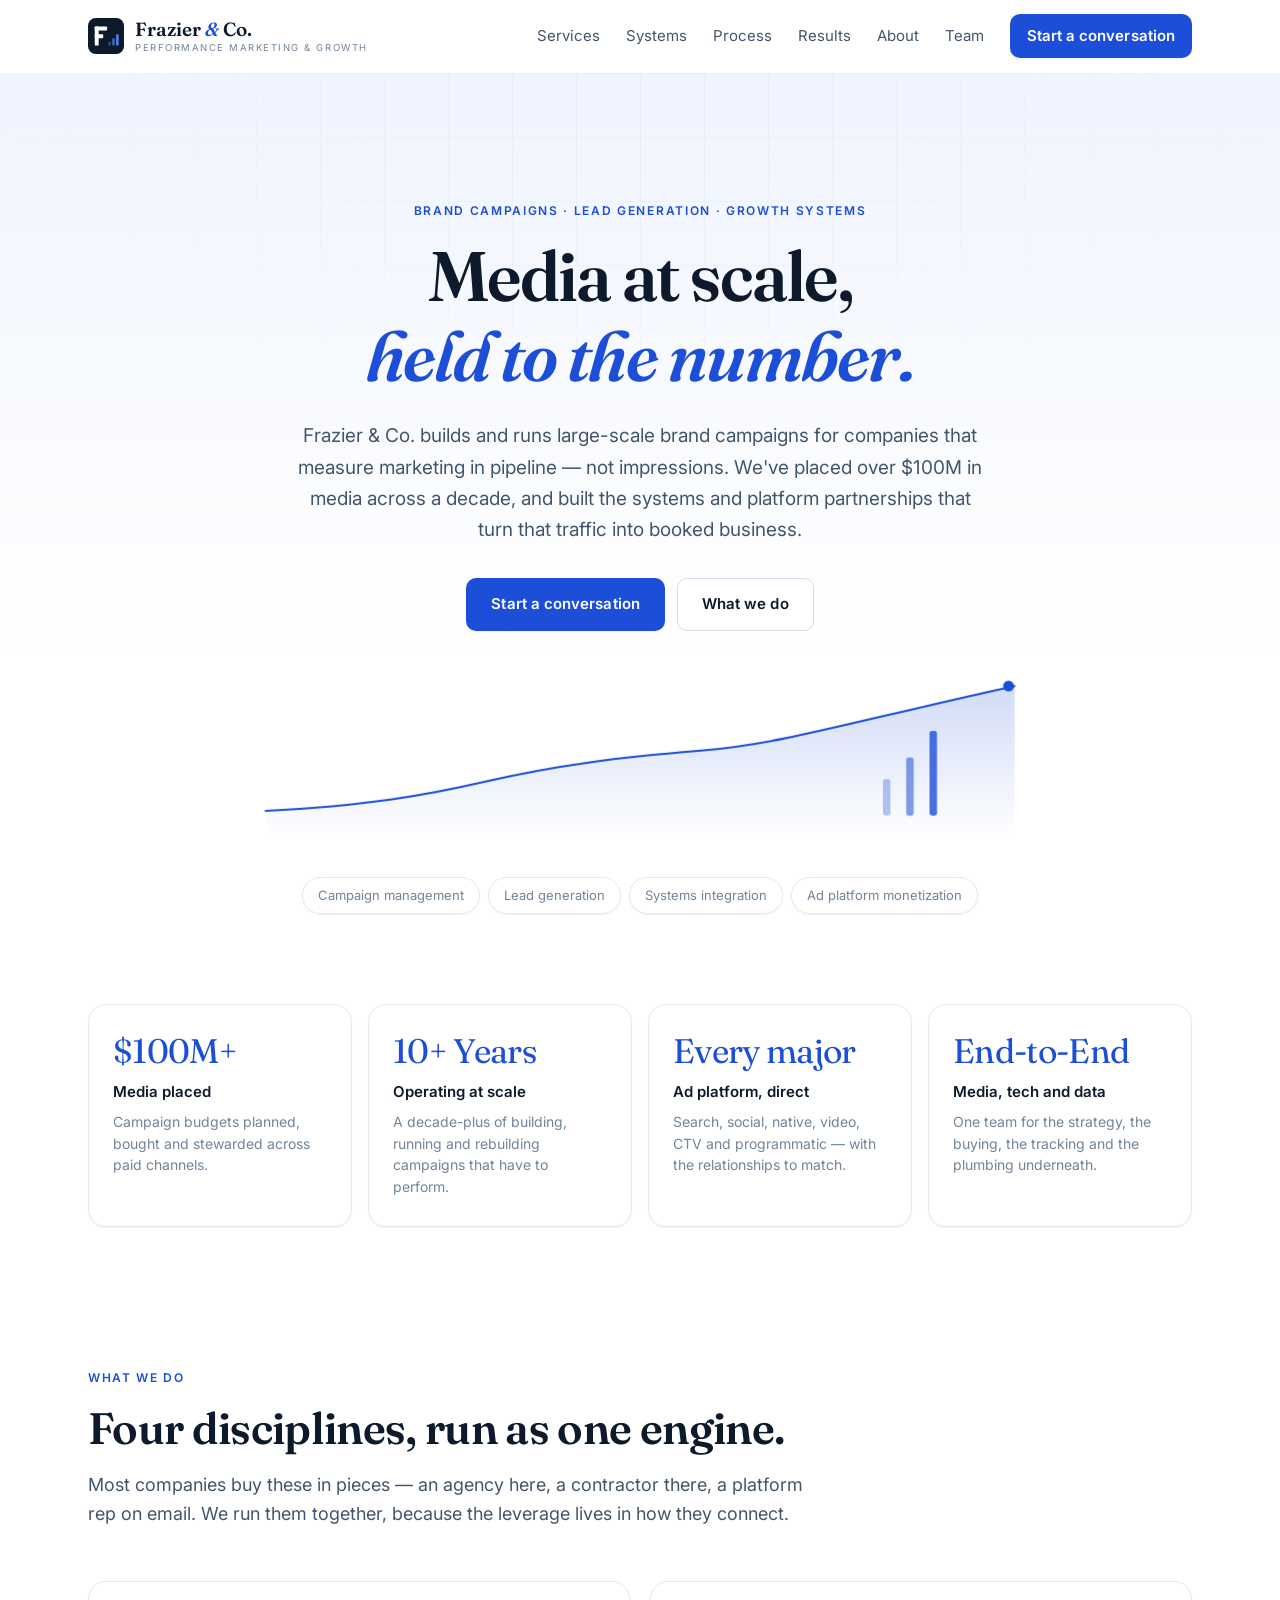
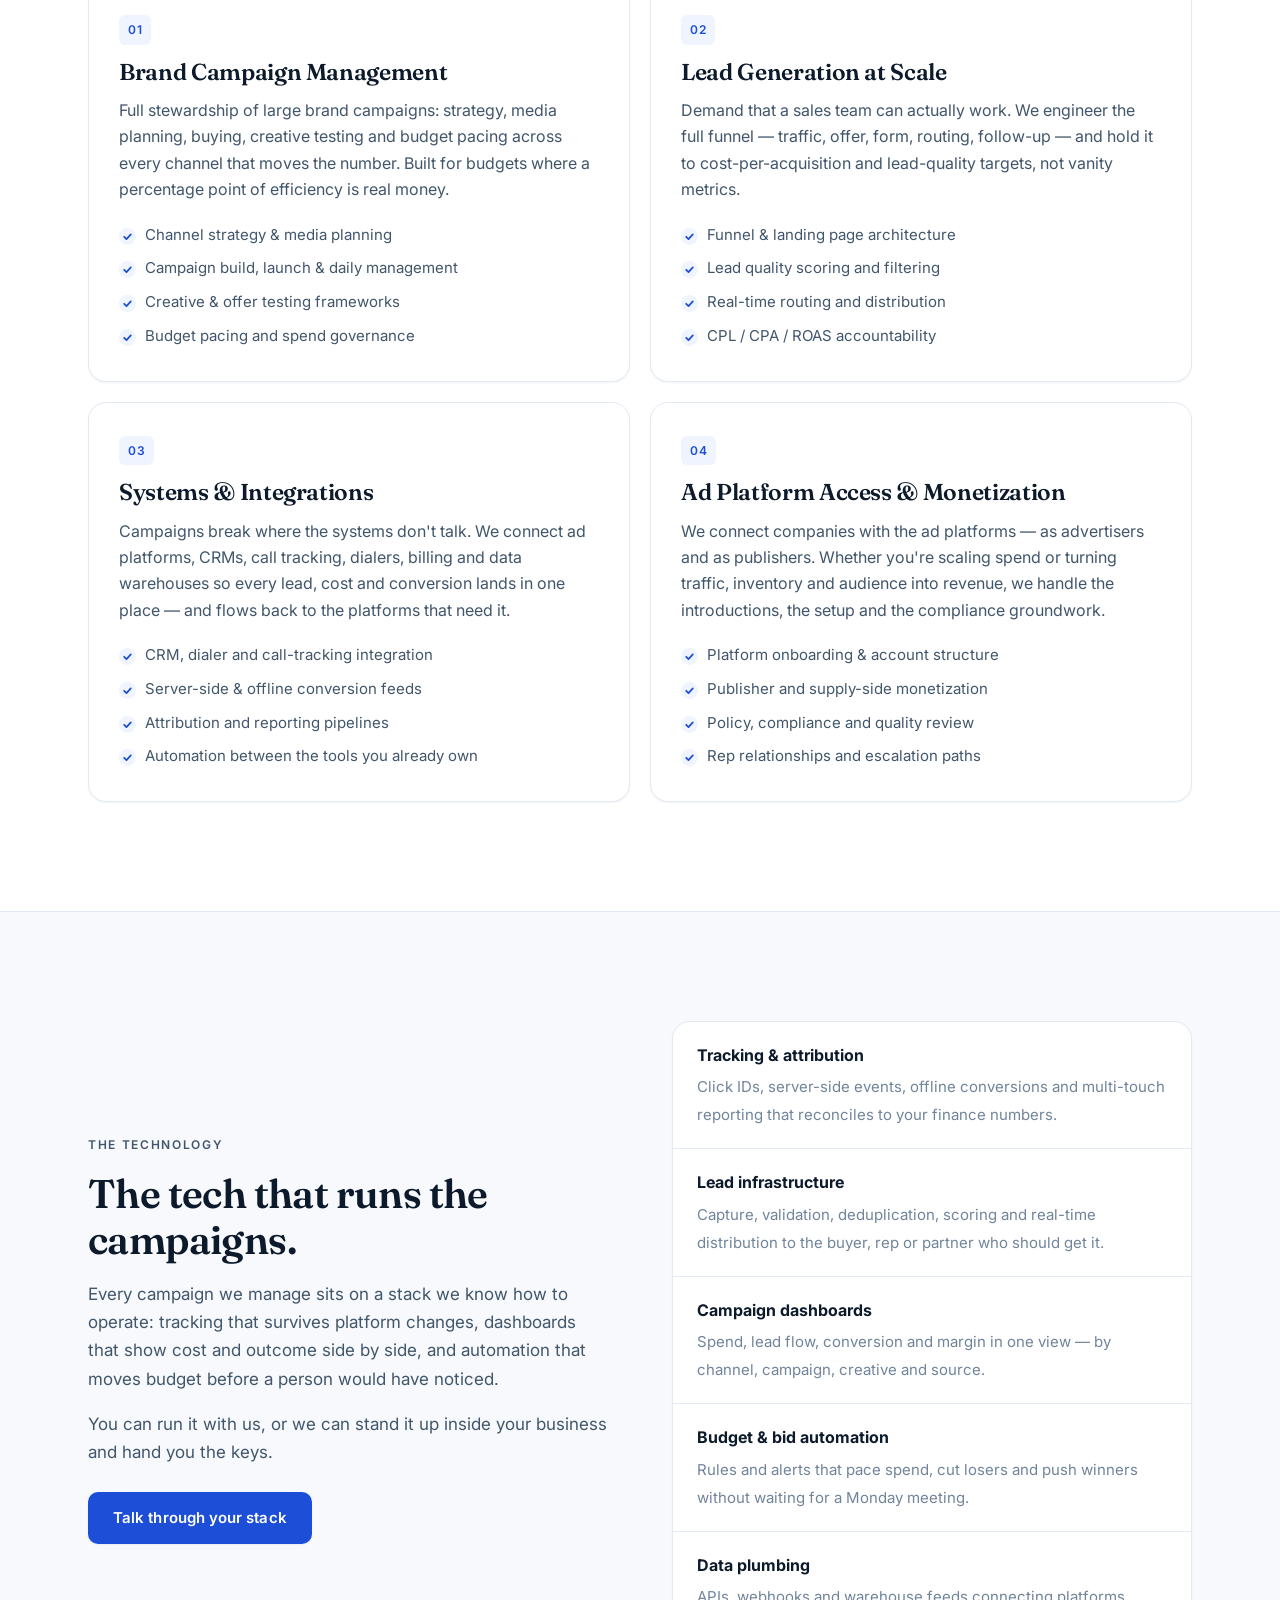
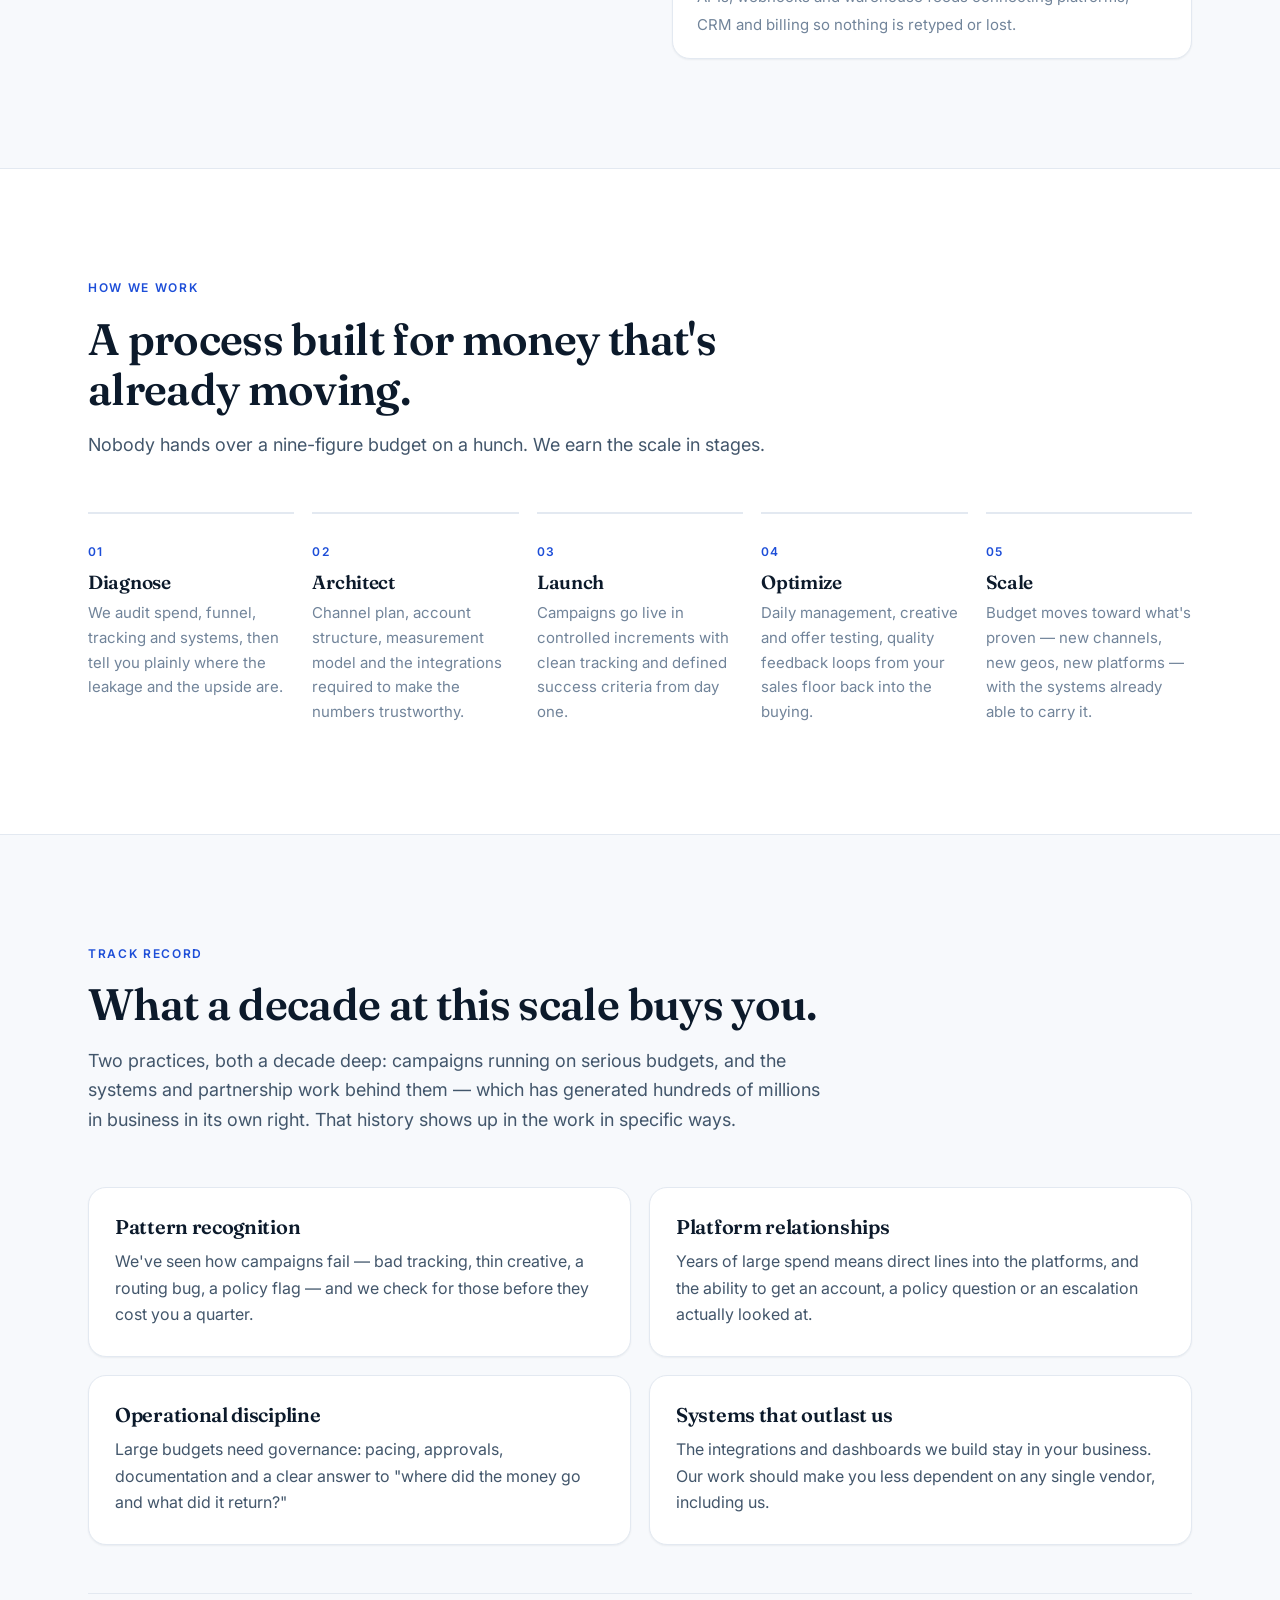
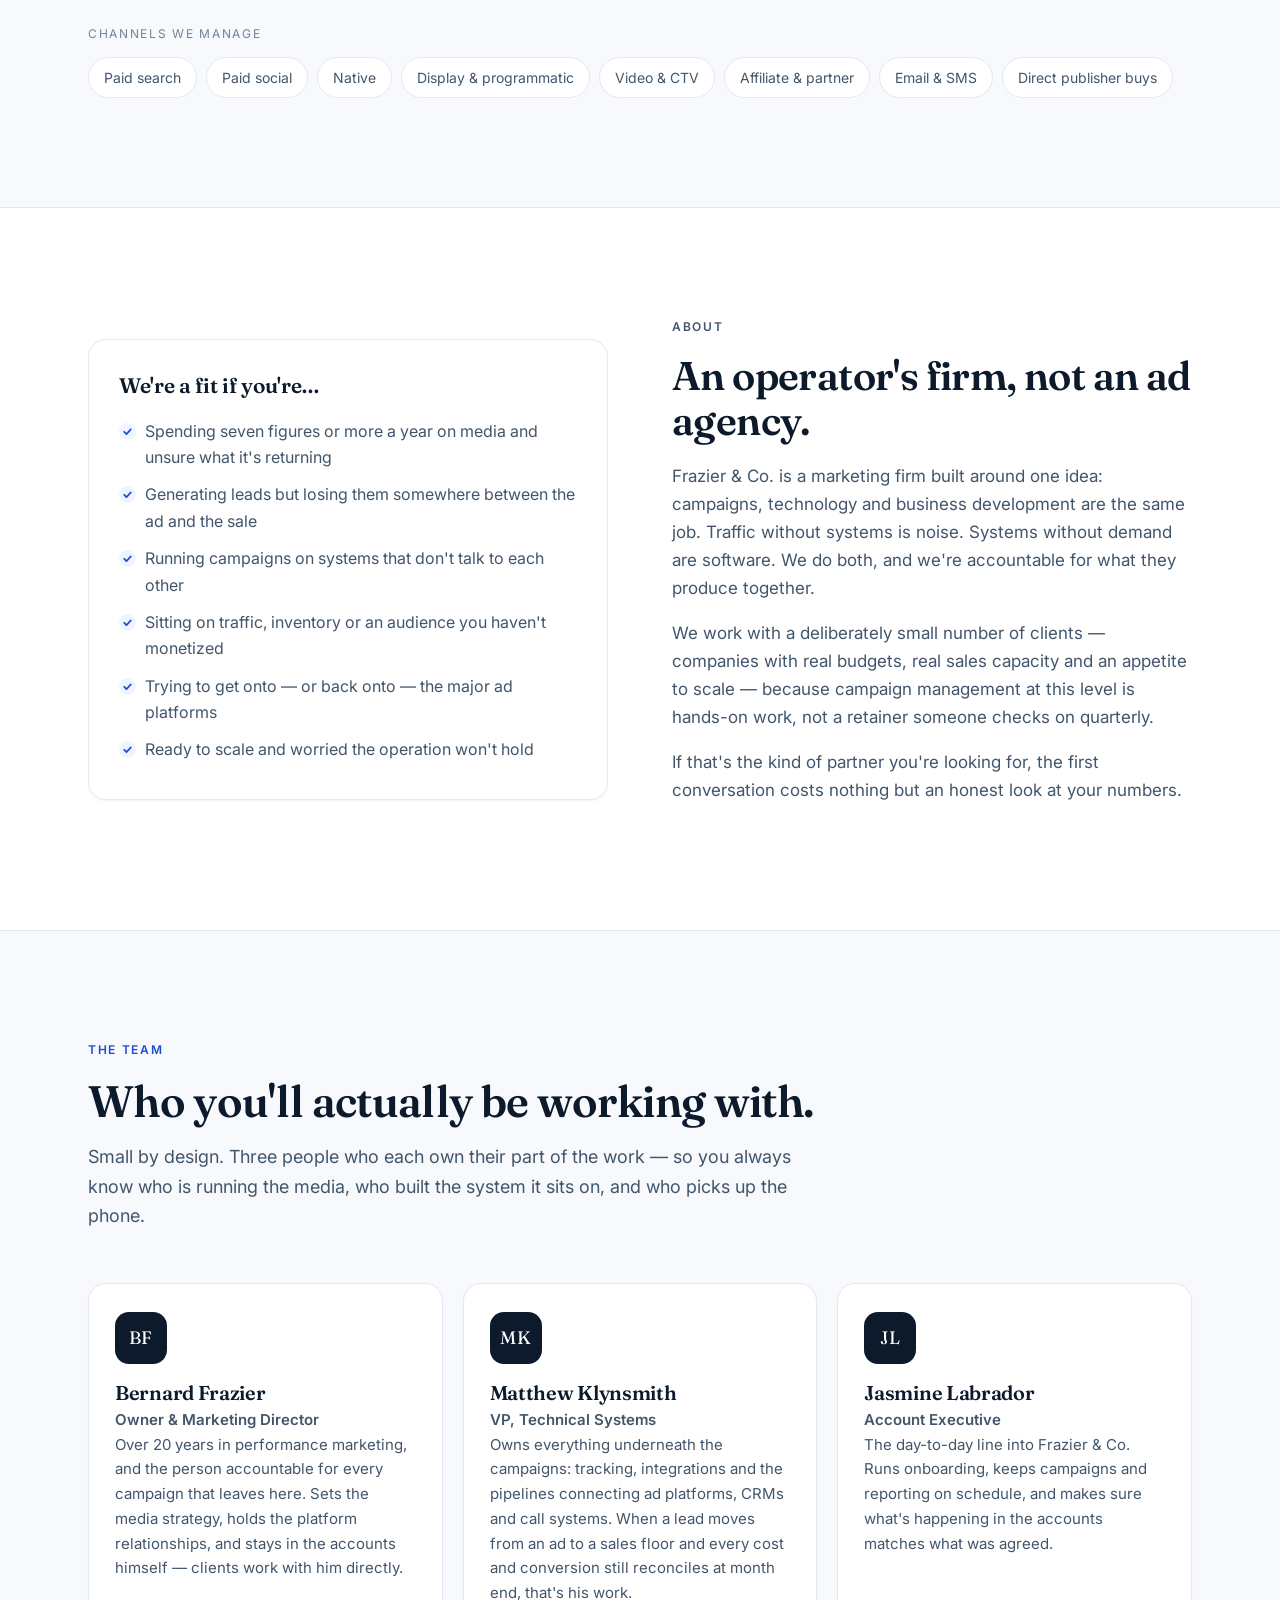
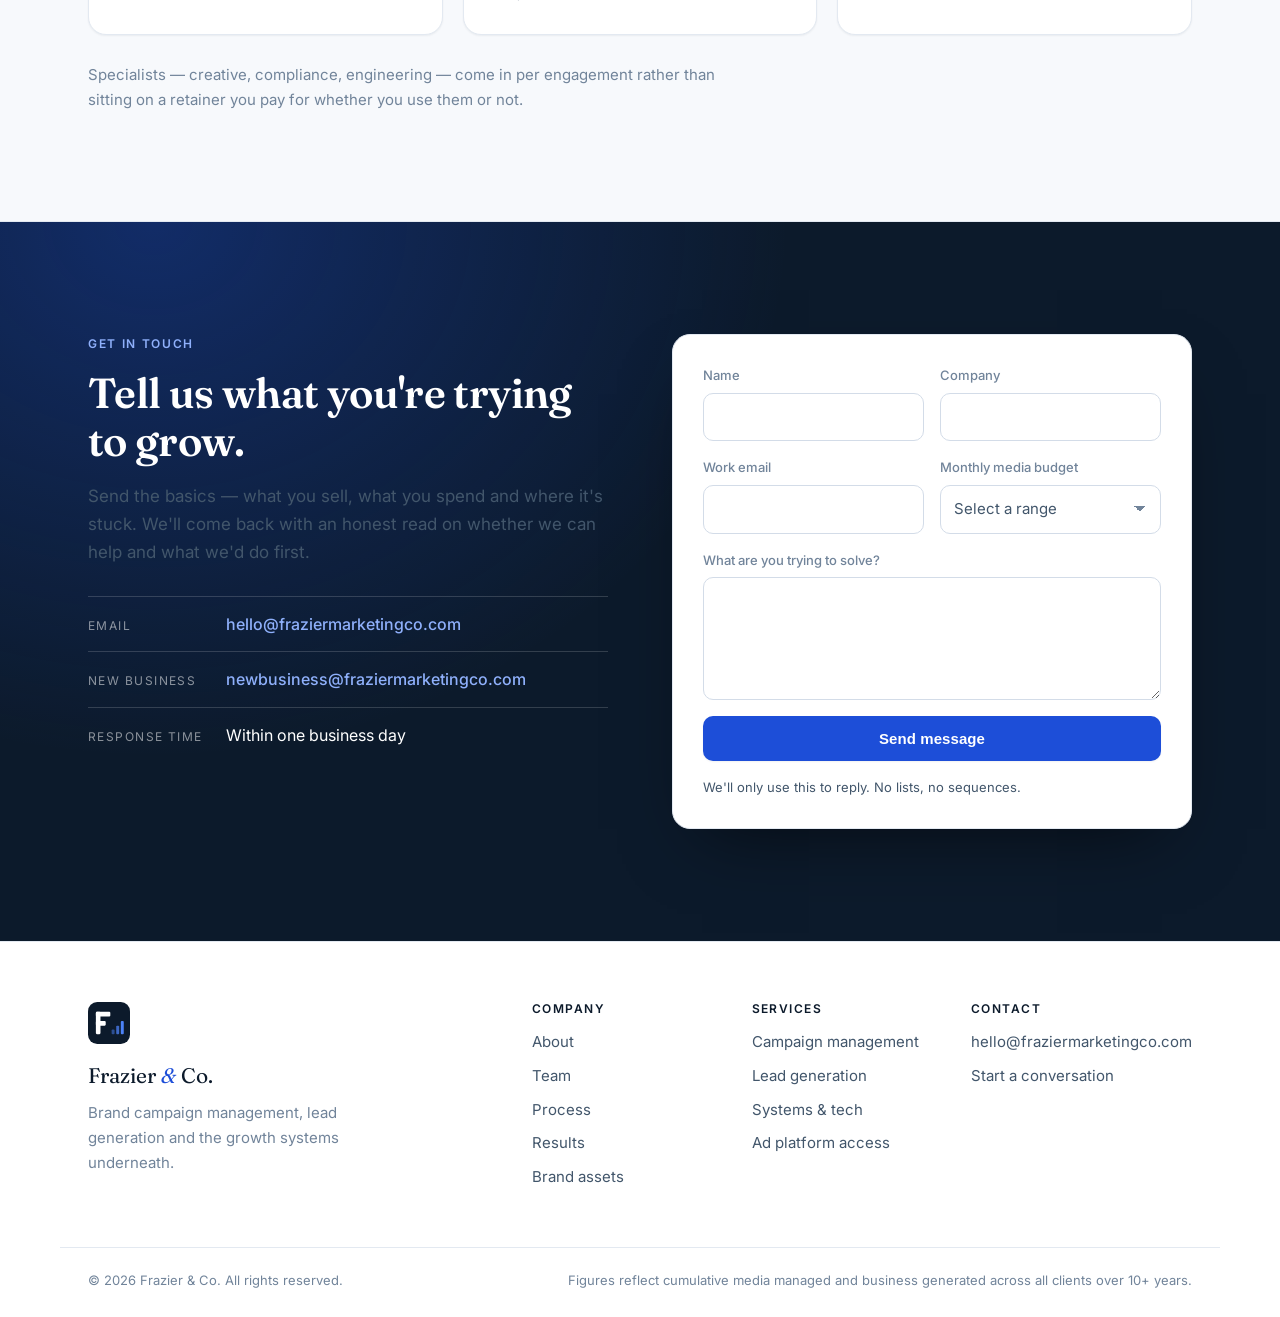
<file: index.html>
<!DOCTYPE html>
<html lang="en">
<head>
<meta charset="utf-8">
<meta name="viewport" content="width=device-width, initial-scale=1">
<title>Frazier &amp; Co. — Brand Campaign Management &amp; Lead Generation at Scale</title>
<meta name="description" content="Frazier &amp; Co. runs large-scale brand campaigns for lead generation — over $100M in media placed across a decade — and builds the systems and ad-platform partnerships that turn traffic into booked business.">
<meta name="theme-color" content="#FFFFFF">
<link rel="icon" href="assets/img/favicon.svg" type="image/svg+xml">
<link rel="canonical" href="https://fraziermarketingco.com/">
<meta property="og:type" content="website">
<meta property="og:title" content="Frazier &amp; Co. — Campaigns, Systems, Growth">
<meta property="og:description" content="Large-scale brand campaign management and lead generation, plus the systems and ad-platform work that has generated hundreds of millions in business.">
<meta property="og:image" content="https://fraziermarketingco.com/assets/img/og-image.png">
<meta property="og:image:width" content="1200">
<meta property="og:image:height" content="630">
<meta property="og:url" content="https://fraziermarketingco.com/">
<meta name="twitter:card" content="summary_large_image">
<meta name="twitter:title" content="Frazier &amp; Co. — Campaigns, Systems, Growth">
<meta name="twitter:description" content="Large-scale brand campaign management and lead generation, plus the systems and ad-platform work that has generated hundreds of millions in business.">
<meta name="twitter:image" content="https://fraziermarketingco.com/assets/img/og-image.png">
<link rel="preconnect" href="https://fonts.googleapis.com">
<link rel="preconnect" href="https://fonts.gstatic.com" crossorigin>
<link href="https://fonts.googleapis.com/css2?family=Inter:wght@400;500;600;700&family=Fraunces:opsz,wght@9..144,500;9..144,600&display=swap" rel="stylesheet">
<link rel="stylesheet" href="assets/css/style.css">
</head>
<body>
<a class="skip" href="#main">Skip to content</a>

<header class="nav" id="nav">
  <div class="wrap nav__inner">
    <a class="brand" href="#top" aria-label="Frazier &amp; Co. home">
      <img class="brand__mark" src="assets/img/logo-mark-solid.svg" alt="" width="40" height="40">
      <span class="brand__text">
        <span class="brand__name">Frazier <span class="amp">&amp;</span> Co.</span>
        <span class="brand__tag">Performance Marketing &amp; Growth</span>
      </span>
    </a>
    <nav class="nav__links" id="navLinks" aria-label="Primary">
      <a href="#services">Services</a>
      <a href="#systems">Systems</a>
      <a href="#process">Process</a>
      <a href="#results">Results</a>
      <a href="#about">About</a>
      <a href="#team">Team</a>
      <a class="btn btn--sm btn--gold" href="#contact">Start a conversation</a>
    </nav>
    <button class="nav__toggle" id="navToggle" aria-expanded="false" aria-controls="navLinks" aria-label="Toggle navigation">
      <span></span><span></span><span></span>
    </button>
  </div>
</header>

<main id="main">
<section class="hero" id="top">
  <div class="hero__glow" aria-hidden="true"></div>
  <div class="wrap hero__inner">
    <p class="eyebrow reveal">Brand campaigns · Lead generation · Growth systems</p>
    <h1 class="hero__title reveal">Media at scale, <em>held to the number.</em></h1>
    <p class="hero__lede reveal">Frazier &amp; Co. builds and runs large-scale brand campaigns for companies that measure marketing in pipeline — not impressions. We've placed over $100M in media across a decade, and built the systems and platform partnerships that turn that traffic into booked business.</p>
    <div class="hero__cta reveal">
      <a class="btn btn--gold" href="#contact">Start a conversation</a>
      <a class="btn btn--ghost" href="#services">What we do</a>
    </div>
    <figure class="curve" aria-hidden="true">
      <svg viewBox="0 0 900 200" role="presentation">
        <defs>
          <linearGradient id="curveFill" x1="0" y1="0" x2="0" y2="1">
            <stop offset="0" stop-color="#1D4ED8" stop-opacity=".2"/>
            <stop offset="1" stop-color="#1D4ED8" stop-opacity="0"/>
          </linearGradient>
        </defs>
        <path class="curve__area" d="M0 168 C 120 162, 190 150, 268 132 S 420 104, 520 96 S 700 62, 900 18 L900 200 L0 200 Z" fill="url(#curveFill)"/>
        <path class="curve__line" d="M0 168 C 120 162, 190 150, 268 132 S 420 104, 520 96 S 700 62, 900 18"
              fill="none" stroke="#1D4ED8" stroke-width="2.5" stroke-linecap="round"/>
        <g class="curve__bars" fill="#1D4ED8">
          <rect x="742" y="130" width="9" height="44" rx="3" opacity=".32"/>
          <rect x="770" y="104" width="9" height="70" rx="3" opacity=".55"/>
          <rect x="798" y="72" width="9" height="102" rx="3" opacity=".8"/>
        </g>
        <circle class="curve__dot" cx="893" cy="18" r="6.5" fill="#1D4ED8"/>
      </svg>
    </figure>
    <ul class="hero__proof reveal" aria-label="At a glance">
      <li>Campaign management</li>
      <li>Lead generation</li>
      <li>Systems integration</li>
      <li>Ad platform monetization</li>
    </ul>
  </div>
</section>

<section class="stats" aria-label="By the numbers">
  <div class="wrap stats__grid">
    <div class="stat reveal">
      <span class="stat__num">$100M+</span>
      <span class="stat__label">Media placed</span>
      <span class="stat__note">Campaign budgets planned, bought and stewarded across paid channels.</span>
    </div>
    <div class="stat reveal">
      <span class="stat__num" data-count="10" data-suffix="+ Years">10+ Years</span>
      <span class="stat__label">Operating at scale</span>
      <span class="stat__note">A decade-plus of building, running and rebuilding campaigns that have to perform.</span>
    </div>
    <div class="stat reveal">
      <span class="stat__num">Every major</span>
      <span class="stat__label">Ad platform, direct</span>
      <span class="stat__note">Search, social, native, video, CTV and programmatic — with the relationships to match.</span>
    </div>
    <div class="stat reveal">
      <span class="stat__num">End&#8209;to&#8209;End</span>
      <span class="stat__label">Media, tech and data</span>
      <span class="stat__note">One team for the strategy, the buying, the tracking and the plumbing underneath.</span>
    </div>
  </div>
</section>

<section class="section" id="services">
  <div class="wrap">
    <header class="section__head reveal">
      <p class="eyebrow">What we do</p>
      <h2>Four disciplines, run as one engine.</h2>
      <p class="section__lede">Most companies buy these in pieces — an agency here, a contractor there, a platform rep on email. We run them together, because the leverage lives in how they connect.</p>
    </header>
    <div class="cards">
      <article class="card reveal">
        <span class="card__num">01</span>
        <h3>Brand Campaign Management</h3>
        <p>Full stewardship of large brand campaigns: strategy, media planning, buying, creative testing and budget pacing across every channel that moves the number. Built for budgets where a percentage point of efficiency is real money.</p>
        <ul class="ticks">
          <li>Channel strategy &amp; media planning</li>
          <li>Campaign build, launch &amp; daily management</li>
          <li>Creative &amp; offer testing frameworks</li>
          <li>Budget pacing and spend governance</li>
        </ul>
      </article>
      <article class="card reveal">
        <span class="card__num">02</span>
        <h3>Lead Generation at Scale</h3>
        <p>Demand that a sales team can actually work. We engineer the full funnel — traffic, offer, form, routing, follow-up — and hold it to cost-per-acquisition and lead-quality targets, not vanity metrics.</p>
        <ul class="ticks">
          <li>Funnel &amp; landing page architecture</li>
          <li>Lead quality scoring and filtering</li>
          <li>Real-time routing and distribution</li>
          <li>CPL / CPA / ROAS accountability</li>
        </ul>
      </article>
      <article class="card reveal">
        <span class="card__num">03</span>
        <h3>Systems &amp; Integrations</h3>
        <p>Campaigns break where the systems don't talk. We connect ad platforms, CRMs, call tracking, dialers, billing and data warehouses so every lead, cost and conversion lands in one place — and flows back to the platforms that need it.</p>
        <ul class="ticks">
          <li>CRM, dialer and call-tracking integration</li>
          <li>Server-side &amp; offline conversion feeds</li>
          <li>Attribution and reporting pipelines</li>
          <li>Automation between the tools you already own</li>
        </ul>
      </article>
      <article class="card reveal">
        <span class="card__num">04</span>
        <h3>Ad Platform Access &amp; Monetization</h3>
        <p>We connect companies with the ad platforms — as advertisers and as publishers. Whether you're scaling spend or turning traffic, inventory and audience into revenue, we handle the introductions, the setup and the compliance groundwork.</p>
        <ul class="ticks">
          <li>Platform onboarding &amp; account structure</li>
          <li>Publisher and supply-side monetization</li>
          <li>Policy, compliance and quality review</li>
          <li>Rep relationships and escalation paths</li>
        </ul>
      </article>
    </div>
  </div>
</section>

<section class="section section--alt" id="systems">
  <div class="wrap split">
    <div class="split__text reveal">
      <p class="eyebrow">The technology</p>
      <h2>The tech that runs the campaigns.</h2>
      <p>Every campaign we manage sits on a stack we know how to operate: tracking that survives platform changes, dashboards that show cost and outcome side by side, and automation that moves budget before a person would have noticed.</p>
      <p>You can run it with us, or we can stand it up inside your business and hand you the keys.</p>
      <div class="split__cta">
        <a class="btn btn--gold" href="#contact">Talk through your stack</a>
      </div>
    </div>
    <ul class="tech reveal">
      <li><strong>Tracking &amp; attribution</strong><span>Click IDs, server-side events, offline conversions and multi-touch reporting that reconciles to your finance numbers.</span></li>
      <li><strong>Lead infrastructure</strong><span>Capture, validation, deduplication, scoring and real-time distribution to the buyer, rep or partner who should get it.</span></li>
      <li><strong>Campaign dashboards</strong><span>Spend, lead flow, conversion and margin in one view — by channel, campaign, creative and source.</span></li>
      <li><strong>Budget &amp; bid automation</strong><span>Rules and alerts that pace spend, cut losers and push winners without waiting for a Monday meeting.</span></li>
      <li><strong>Data plumbing</strong><span>APIs, webhooks and warehouse feeds connecting platforms, CRM and billing so nothing is retyped or lost.</span></li>
    </ul>
  </div>
</section>

<section class="section" id="process">
  <div class="wrap">
    <header class="section__head reveal">
      <p class="eyebrow">How we work</p>
      <h2>A process built for money that's already moving.</h2>
      <p class="section__lede">Nobody hands over a nine-figure budget on a hunch. We earn the scale in stages.</p>
    </header>
    <ol class="steps">
      <li class="step reveal"><span class="step__n">01</span><h3>Diagnose</h3><p>We audit spend, funnel, tracking and systems, then tell you plainly where the leakage and the upside are.</p></li>
      <li class="step reveal"><span class="step__n">02</span><h3>Architect</h3><p>Channel plan, account structure, measurement model and the integrations required to make the numbers trustworthy.</p></li>
      <li class="step reveal"><span class="step__n">03</span><h3>Launch</h3><p>Campaigns go live in controlled increments with clean tracking and defined success criteria from day one.</p></li>
      <li class="step reveal"><span class="step__n">04</span><h3>Optimize</h3><p>Daily management, creative and offer testing, quality feedback loops from your sales floor back into the buying.</p></li>
      <li class="step reveal"><span class="step__n">05</span><h3>Scale</h3><p>Budget moves toward what's proven — new channels, new geos, new platforms — with the systems already able to carry it.</p></li>
    </ol>
  </div>
</section>

<section class="section section--alt" id="results">
  <div class="wrap">
    <header class="section__head reveal">
      <p class="eyebrow">Track record</p>
      <h2>What a decade at this scale buys you.</h2>
      <p class="section__lede">Two practices, both a decade deep: campaigns running on serious budgets, and the systems and partnership work behind them — which has generated hundreds of millions in business in its own right. That history shows up in the work in specific ways.</p>
    </header>
    <div class="results">
      <div class="result reveal"><h3>Pattern recognition</h3><p>We've seen how campaigns fail — bad tracking, thin creative, a routing bug, a policy flag — and we check for those before they cost you a quarter.</p></div>
      <div class="result reveal"><h3>Platform relationships</h3><p>Years of large spend means direct lines into the platforms, and the ability to get an account, a policy question or an escalation actually looked at.</p></div>
      <div class="result reveal"><h3>Operational discipline</h3><p>Large budgets need governance: pacing, approvals, documentation and a clear answer to "where did the money go and what did it return?"</p></div>
      <div class="result reveal"><h3>Systems that outlast us</h3><p>The integrations and dashboards we build stay in your business. Our work should make you less dependent on any single vendor, including us.</p></div>
    </div>
    <div class="channels reveal">
      <p class="channels__label">Channels we manage</p>
      <ul>
        <li>Paid search</li><li>Paid social</li><li>Native</li><li>Display &amp; programmatic</li>
        <li>Video &amp; CTV</li><li>Affiliate &amp; partner</li><li>Email &amp; SMS</li><li>Direct publisher buys</li>
      </ul>
    </div>
  </div>
</section>

<section class="section" id="about">
  <div class="wrap split split--reverse">
    <div class="split__text reveal">
      <p class="eyebrow">About</p>
      <h2>An operator's firm, not an ad agency.</h2>
      <p>Frazier &amp; Co. is a marketing firm built around one idea: campaigns, technology and business development are the same job. Traffic without systems is noise. Systems without demand are software. We do both, and we're accountable for what they produce together.</p>
      <p>We work with a deliberately small number of clients — companies with real budgets, real sales capacity and an appetite to scale — because campaign management at this level is hands-on work, not a retainer someone checks on quarterly.</p>
      <p>If that's the kind of partner you're looking for, the first conversation costs nothing but an honest look at your numbers.</p>
    </div>
    <div class="who reveal">
      <h3>We're a fit if you're…</h3>
      <ul class="ticks ticks--lg">
        <li>Spending seven figures or more a year on media and unsure what it's returning</li>
        <li>Generating leads but losing them somewhere between the ad and the sale</li>
        <li>Running campaigns on systems that don't talk to each other</li>
        <li>Sitting on traffic, inventory or an audience you haven't monetized</li>
        <li>Trying to get onto — or back onto — the major ad platforms</li>
        <li>Ready to scale and worried the operation won't hold</li>
      </ul>
    </div>
  </div>
</section>

<section class="section section--alt" id="team">
  <div class="wrap">
    <header class="section__head reveal">
      <p class="eyebrow">The team</p>
      <h2>Who you'll actually be working with.</h2>
      <p class="section__lede">Small by design. Three people who each own their part of the work — so you always know who is running the media, who built the system it sits on, and who picks up the phone.</p>
    </header>
    <div class="team">
      <article class="member reveal">
        <span class="member__avatar" aria-hidden="true">BF</span>
        <h3>Bernard Frazier</h3>
        <p class="member__role">Owner &amp; Marketing Director</p>
        <p>Over 20 years in performance marketing, and the person accountable for every campaign that leaves here. Sets the media strategy, holds the platform relationships, and stays in the accounts himself — clients work with him directly.</p>
      </article>
      <article class="member reveal">
        <span class="member__avatar" aria-hidden="true">MK</span>
        <h3>Matthew Klynsmith</h3>
        <p class="member__role">VP, Technical Systems</p>
        <p>Owns everything underneath the campaigns: tracking, integrations and the pipelines connecting ad platforms, CRMs and call systems. When a lead moves from an ad to a sales floor and every cost and conversion still reconciles at month end, that's his work.</p>
      </article>
      <article class="member reveal">
        <span class="member__avatar" aria-hidden="true">JL</span>
        <h3>Jasmine Labrador</h3>
        <p class="member__role">Account Executive</p>
        <p>The day-to-day line into Frazier &amp; Co. Runs onboarding, keeps campaigns and reporting on schedule, and makes sure what's happening in the accounts matches what was agreed.</p>
      </article>
    </div>
    <p class="team__note reveal">Specialists — creative, compliance, engineering — come in per engagement rather than sitting on a retainer you pay for whether you use them or not.</p>
  </div>
</section>

<section class="cta" id="contact">
  <div class="wrap cta__inner">
    <div class="cta__text reveal">
      <p class="eyebrow">Get in touch</p>
      <h2>Tell us what you're trying to grow.</h2>
      <p>Send the basics — what you sell, what you spend and where it's stuck. We'll come back with an honest read on whether we can help and what we'd do first.</p>
      <dl class="contact-list">
        <div><dt>Email</dt><dd><a href="mailto:hello@fraziermarketingco.com">hello@fraziermarketingco.com</a></dd></div>
        <div><dt>New business</dt><dd><a href="mailto:newbusiness@fraziermarketingco.com">newbusiness@fraziermarketingco.com</a></dd></div>
        <div><dt>Response time</dt><dd>Within one business day</dd></div>
      </dl>
    </div>
    <form class="form reveal" id="contactForm" novalidate>
      <div class="field">
        <label for="name">Name</label>
        <input id="name" name="name" type="text" autocomplete="name" required>
      </div>
      <div class="field">
        <label for="company">Company</label>
        <input id="company" name="company" type="text" autocomplete="organization">
      </div>
      <div class="field">
        <label for="email">Work email</label>
        <input id="email" name="email" type="email" autocomplete="email" required>
      </div>
      <div class="field">
        <label for="budget">Monthly media budget</label>
        <select id="budget" name="budget">
          <option value="">Select a range</option>
          <option>Under $50k</option>
          <option>$50k – $250k</option>
          <option>$250k – $1M</option>
          <option>$1M+</option>
          <option>Not buying media yet</option>
        </select>
      </div>
      <div class="field field--full">
        <label for="message">What are you trying to solve?</label>
        <textarea id="message" name="message" rows="4" required></textarea>
      </div>
      <input type="text" name="_gotcha" tabindex="-1" autocomplete="off" aria-hidden="true" class="hp">
      <button class="btn btn--gold btn--full" type="submit">Send message</button>
      <p class="form__note" id="formNote" role="status">We'll only use this to reply. No lists, no sequences.</p>
    </form>
  </div>
</section>
</main>

<footer class="footer">
  <div class="wrap footer__inner">
    <div class="footer__brand">
      <img src="assets/img/logo-mark-solid.svg" alt="" width="42" height="42">
      <p class="footer__name">Frazier <span class="amp">&amp;</span> Co.</p>
      <p class="footer__blurb">Brand campaign management, lead generation and the growth systems underneath.</p>
    </div>
    <nav class="footer__nav" aria-label="Footer">
      <div>
        <h4>Company</h4>
        <a href="#about">About</a>
        <a href="#team">Team</a>
        <a href="#process">Process</a>
        <a href="#results">Results</a>
        <a href="brand.html">Brand assets</a>
      </div>
      <div>
        <h4>Services</h4>
        <a href="#services">Campaign management</a>
        <a href="#services">Lead generation</a>
        <a href="#systems">Systems &amp; tech</a>
        <a href="#services">Ad platform access</a>
      </div>
      <div>
        <h4>Contact</h4>
        <a href="mailto:hello@fraziermarketingco.com">hello@fraziermarketingco.com</a>
        <a href="#contact">Start a conversation</a>
      </div>
    </nav>
  </div>
  <div class="wrap footer__base">
    <p>&copy; <span id="year">2026</span> Frazier &amp; Co. All rights reserved.</p>
    <p>Figures reflect cumulative media managed and business generated across all clients over 10+ years.</p>
  </div>
</footer>

<script src="assets/js/main.js"></script>
</body>
</html>
</file>
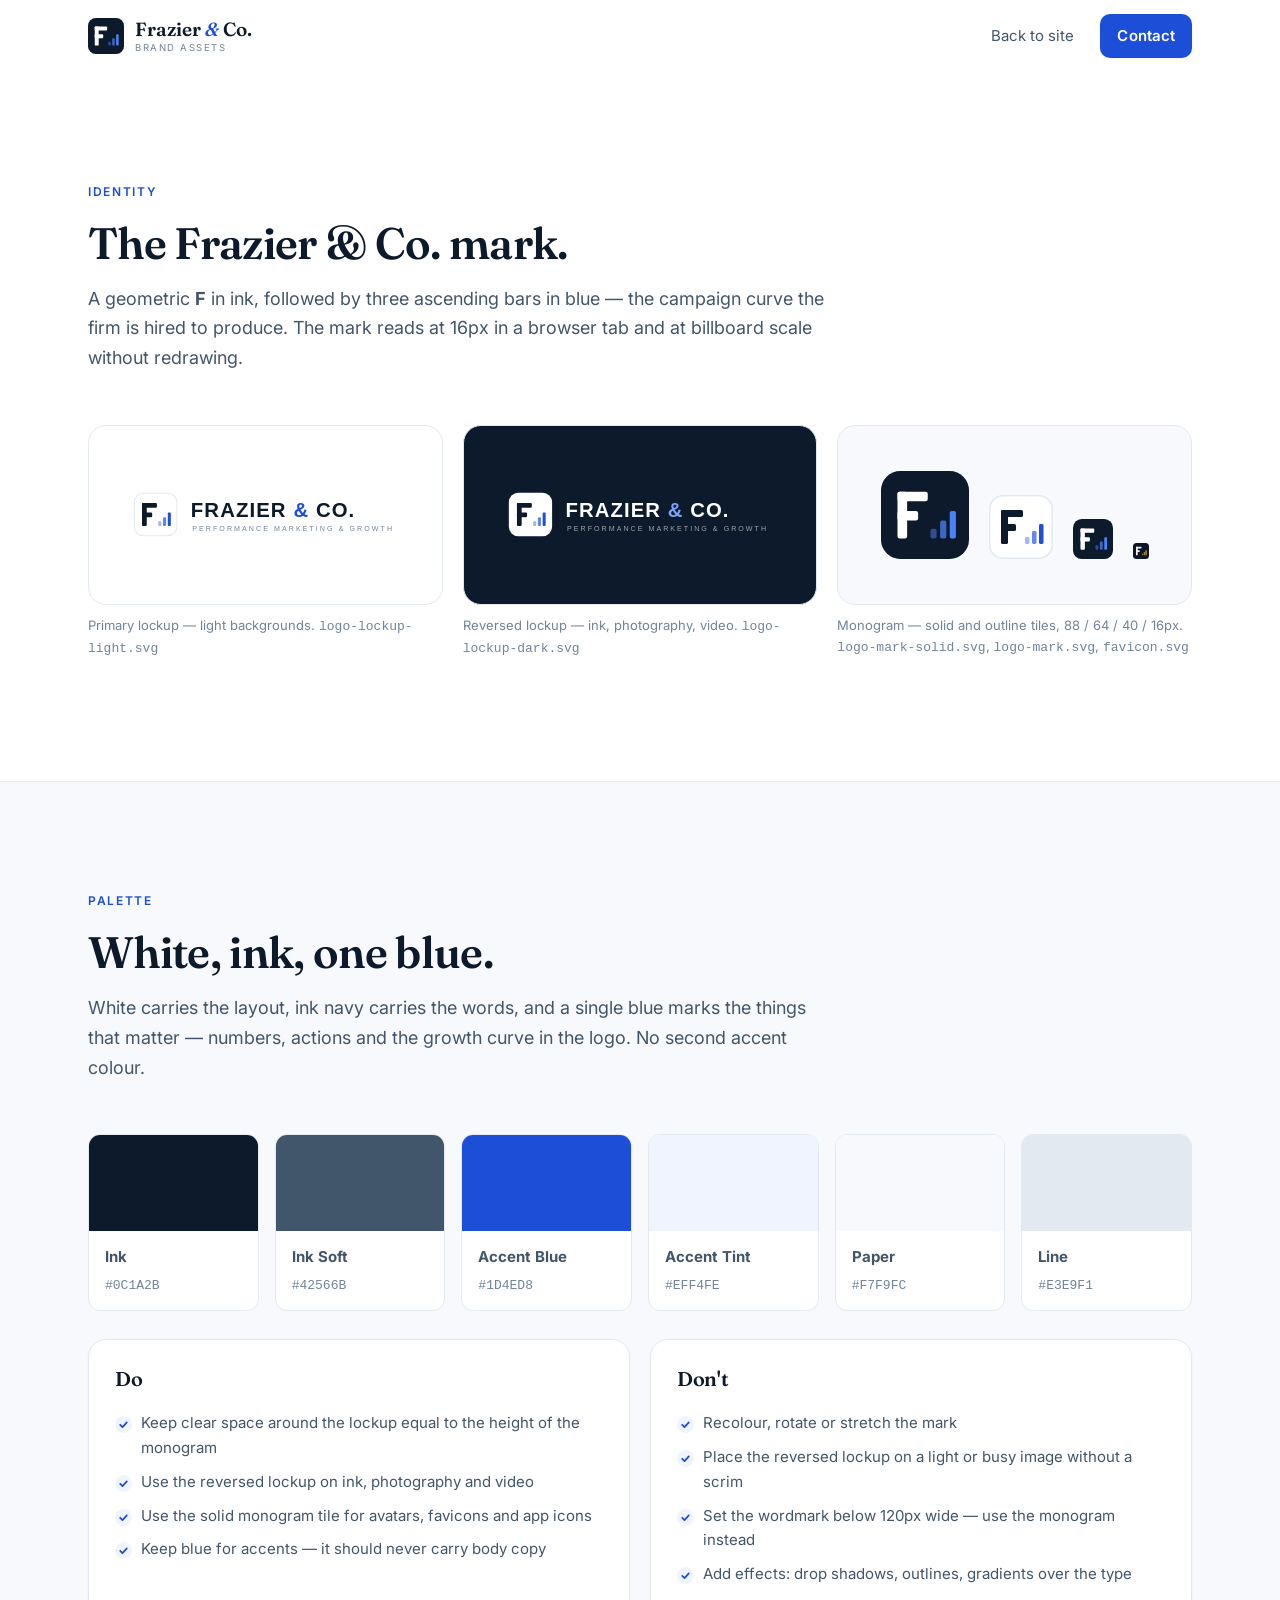
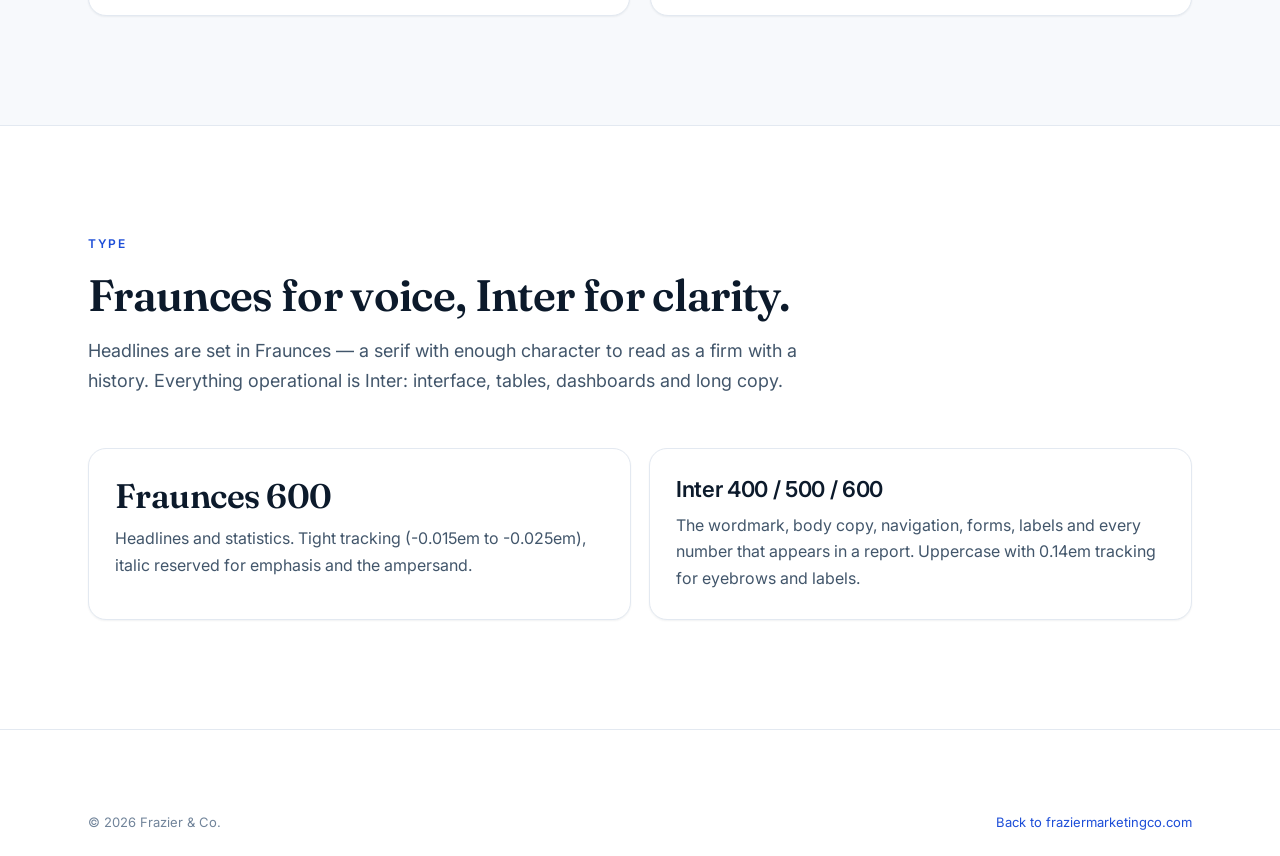
<file: brand.html>
<!DOCTYPE html>
<html lang="en">
<head>
<meta charset="utf-8">
<meta name="viewport" content="width=device-width, initial-scale=1">
<title>Brand Assets — Frazier &amp; Co.</title>
<meta name="description" content="Logo files, colour palette and usage notes for the Frazier &amp; Co. identity.">
<meta name="theme-color" content="#FFFFFF">
<link rel="icon" href="assets/img/favicon.svg" type="image/svg+xml">
<link rel="preconnect" href="https://fonts.googleapis.com">
<link rel="preconnect" href="https://fonts.gstatic.com" crossorigin>
<link href="https://fonts.googleapis.com/css2?family=Inter:wght@400;500;600;700&family=Fraunces:opsz,wght@9..144,500;9..144,600&display=swap" rel="stylesheet">
<link rel="stylesheet" href="assets/css/style.css">
<style>
  .swatches{display:grid;grid-template-columns:repeat(auto-fit,minmax(170px,1fr));gap:16px;margin-top:28px}
  .swatch{border:1px solid var(--line);border-radius:var(--radius);overflow:hidden;background:var(--white)}
  .swatch__chip{height:96px}
  .swatch__meta{padding:14px 16px;font-size:14px}
  .swatch__meta b{display:block;font-size:15px;margin-bottom:2px}
  .swatch__meta code{color:var(--ink-faint);font-size:13px}
  .logo-tile{border:1px solid var(--line);border-radius:var(--radius-lg);padding:34px;display:flex;
    align-items:center;justify-content:center;min-height:180px}
  .logo-tile--dark{background:var(--ink)}
  .logo-tile--light{background:var(--white);border-color:var(--line)}
  .logo-tile--mark{background:var(--paper)}
  .logo-grid{display:grid;grid-template-columns:repeat(auto-fit,minmax(280px,1fr));gap:20px;margin-top:28px}
  .logo-cap{font-size:13px;color:var(--ink-faint);margin-top:10px}
  .marks{display:flex;align-items:flex-end;gap:20px;flex-wrap:wrap}
  .dos{display:grid;grid-template-columns:1fr 1fr;gap:20px;margin-top:28px}
  @media(max-width:760px){.dos{grid-template-columns:1fr}}
</style>
</head>
<body>
<header class="nav">
  <div class="wrap nav__inner">
    <a class="brand" href="index.html">
      <img class="brand__mark" src="assets/img/logo-mark-solid.svg" alt="" width="40" height="40">
      <span class="brand__text">
        <span class="brand__name">Frazier <span class="amp">&amp;</span> Co.</span>
        <span class="brand__tag">Brand assets</span>
      </span>
    </a>
    <nav class="nav__links nav__links--static" aria-label="Primary">
      <a href="index.html">Back to site</a>
      <a class="btn btn--sm btn--gold" href="index.html#contact">Contact</a>
    </nav>
  </div>
</header>

<main>
<section class="section">
  <div class="wrap">
    <header class="section__head">
      <p class="eyebrow">Identity</p>
      <h2>The Frazier &amp; Co. mark.</h2>
      <p class="section__lede">A geometric <strong>F</strong> in ink, followed by three ascending bars in blue — the campaign curve the firm is hired to produce. The mark reads at 16px in a browser tab and at billboard scale without redrawing.</p>
    </header>

    <div class="logo-grid">
      <div>
        <div class="logo-tile logo-tile--light"><img src="assets/img/logo-lockup-light.svg" alt="Frazier and Co. horizontal lockup, ink type on white" style="width:100%;max-width:380px"></div>
        <p class="logo-cap">Primary lockup — light backgrounds. <code>logo-lockup-light.svg</code></p>
      </div>
      <div>
        <div class="logo-tile logo-tile--dark"><img src="assets/img/logo-lockup-dark.svg" alt="Frazier and Co. horizontal lockup reversed, white type on ink" style="width:100%;max-width:380px"></div>
        <p class="logo-cap">Reversed lockup — ink, photography, video. <code>logo-lockup-dark.svg</code></p>
      </div>
      <div>
        <div class="logo-tile logo-tile--mark">
          <div class="marks">
            <img src="assets/img/logo-mark-solid.svg" alt="Frazier and Co. monogram at 88px" width="88" height="88">
            <img src="assets/img/logo-mark.svg" alt="" width="64" height="64">
            <img src="assets/img/logo-mark-solid.svg" alt="" width="40" height="40">
            <img src="assets/img/favicon.svg" alt="" width="16" height="16">
          </div>
        </div>
        <p class="logo-cap">Monogram — solid and outline tiles, 88 / 64 / 40 / 16px. <code>logo-mark-solid.svg</code>, <code>logo-mark.svg</code>, <code>favicon.svg</code></p>
      </div>
    </div>
  </div>
</section>

<section class="section section--alt">
  <div class="wrap">
    <header class="section__head">
      <p class="eyebrow">Palette</p>
      <h2>White, ink, one blue.</h2>
      <p class="section__lede">White carries the layout, ink navy carries the words, and a single blue marks the things that matter — numbers, actions and the growth curve in the logo. No second accent colour.</p>
    </header>
    <div class="swatches">
      <div class="swatch"><div class="swatch__chip" style="background:#0C1A2B"></div><div class="swatch__meta"><b>Ink</b><code>#0C1A2B</code></div></div>
      <div class="swatch"><div class="swatch__chip" style="background:#42566B"></div><div class="swatch__meta"><b>Ink Soft</b><code>#42566B</code></div></div>
      <div class="swatch"><div class="swatch__chip" style="background:#1D4ED8"></div><div class="swatch__meta"><b>Accent Blue</b><code>#1D4ED8</code></div></div>
      <div class="swatch"><div class="swatch__chip" style="background:#EFF4FE"></div><div class="swatch__meta"><b>Accent Tint</b><code>#EFF4FE</code></div></div>
      <div class="swatch"><div class="swatch__chip" style="background:#F7F9FC"></div><div class="swatch__meta"><b>Paper</b><code>#F7F9FC</code></div></div>
      <div class="swatch"><div class="swatch__chip" style="background:#E3E9F1"></div><div class="swatch__meta"><b>Line</b><code>#E3E9F1</code></div></div>
    </div>

    <div class="dos">
      <div class="result">
        <h3>Do</h3>
        <ul class="ticks">
          <li>Keep clear space around the lockup equal to the height of the monogram</li>
          <li>Use the reversed lockup on ink, photography and video</li>
          <li>Use the solid monogram tile for avatars, favicons and app icons</li>
          <li>Keep blue for accents — it should never carry body copy</li>
        </ul>
      </div>
      <div class="result">
        <h3>Don't</h3>
        <ul class="ticks">
          <li>Recolour, rotate or stretch the mark</li>
          <li>Place the reversed lockup on a light or busy image without a scrim</li>
          <li>Set the wordmark below 120px wide — use the monogram instead</li>
          <li>Add effects: drop shadows, outlines, gradients over the type</li>
        </ul>
      </div>
    </div>
  </div>
</section>

<section class="section">
  <div class="wrap">
    <header class="section__head">
      <p class="eyebrow">Type</p>
      <h2>Fraunces for voice, Inter for clarity.</h2>
      <p class="section__lede">Headlines are set in Fraunces — a serif with enough character to read as a firm with a history. Everything operational is Inter: interface, tables, dashboards and long copy.</p>
    </header>
    <div class="results">
      <div class="result">
        <h3 style="font-size:34px">Fraunces 600</h3>
        <p>Headlines and statistics. Tight tracking (-0.015em to -0.025em), italic reserved for emphasis and the ampersand.</p>
      </div>
      <div class="result">
        <h3 style="font-family:var(--sans);font-size:22px;font-weight:600">Inter 400 / 500 / 600</h3>
        <p>The wordmark, body copy, navigation, forms, labels and every number that appears in a report. Uppercase with 0.14em tracking for eyebrows and labels.</p>
      </div>
    </div>
  </div>
</section>
</main>

<footer class="footer">
  <div class="wrap footer__base" style="margin-top:0;border-top:0">
    <p>&copy; <span id="year">2026</span> Frazier &amp; Co.</p>
    <p><a href="index.html" style="color:var(--accent);text-decoration:none">Back to fraziermarketingco.com</a></p>
  </div>
</footer>
<script>document.getElementById('year').textContent = new Date().getFullYear();</script>
</body>
</html>
</file>
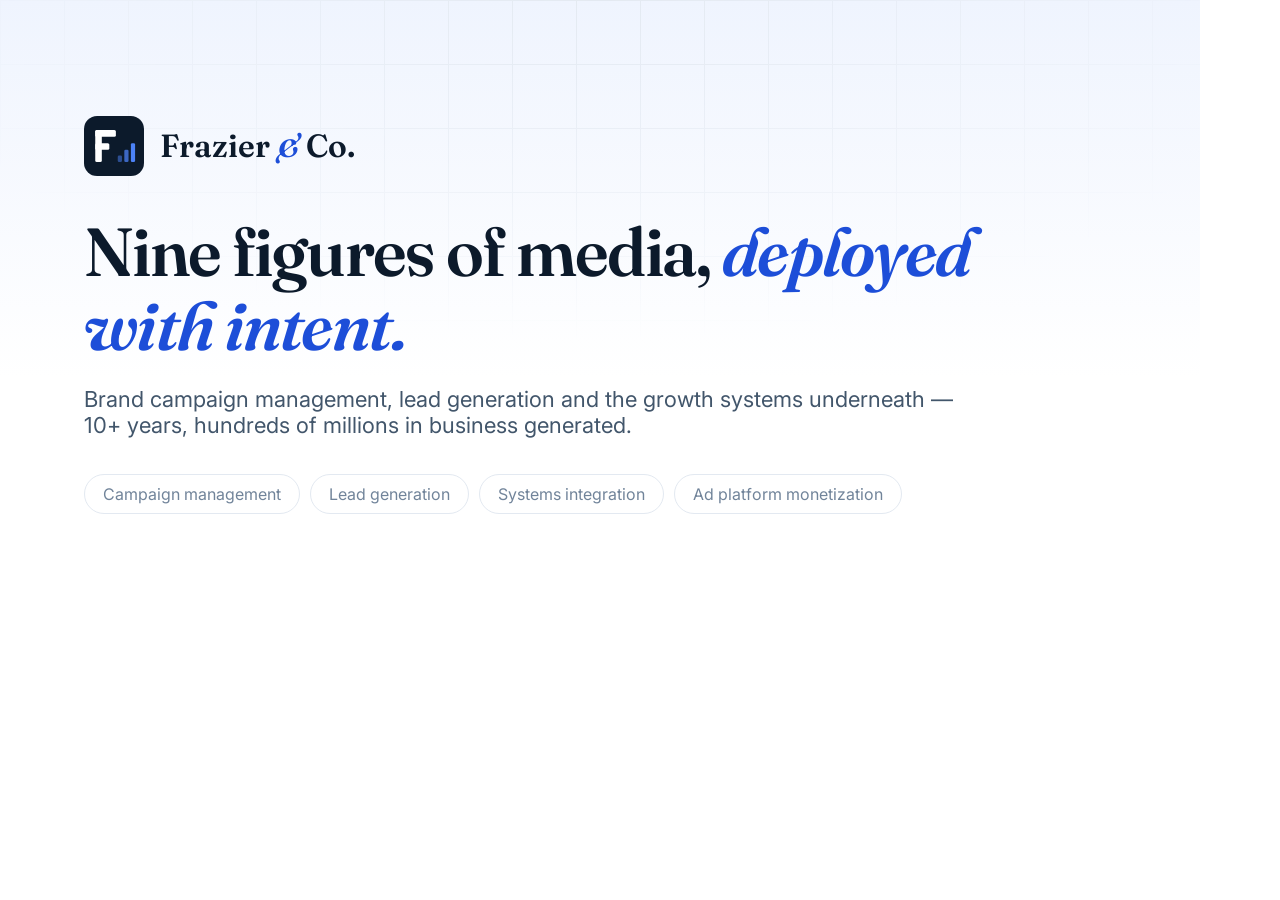
<file: tools/og-card.html>
<!doctype html><meta charset="utf-8">
<link href="https://fonts.googleapis.com/css2?family=Inter:wght@400;500;600&family=Fraunces:opsz,wght@9..144,600&display=swap" rel="stylesheet">
<style>
html{background:#fff}
html,body{margin:0}
body{width:1200px;height:630px;overflow:hidden;background:#fff;color:#42566B;
 font-family:Inter,Arial,sans-serif;display:flex;flex-direction:column;justify-content:center;
 padding:0 84px;box-sizing:border-box;position:relative}
.grid{position:absolute;inset:0;
 background-image:linear-gradient(#E3E9F1 1px,transparent 1px),linear-gradient(90deg,#E3E9F1 1px,transparent 1px);
 background-size:64px 64px;
 -webkit-mask-image:radial-gradient(75% 70% at 50% 0%,#000 0%,transparent 78%)}
.tint{position:absolute;inset:0;background:linear-gradient(180deg,#EFF4FE 0%,rgba(239,244,254,0) 60%)}
.row{display:flex;align-items:center;gap:16px;position:relative}
.row img{width:60px;height:60px}
.name{font-family:Fraunces,Georgia,serif;font-size:32px;font-weight:600;color:#0C1A2B}
.amp{color:#1D4ED8;font-style:italic}
h1{font-family:Fraunces,Georgia,serif;font-size:68px;font-weight:600;line-height:1.09;
 letter-spacing:-.025em;margin:38px 0 0;position:relative;max-width:1000px;color:#0C1A2B}
h1 em{font-style:italic;color:#1D4ED8}
p{font-size:22px;color:#42566B;margin:24px 0 0;max-width:900px;position:relative}
.chips{display:flex;gap:10px;margin-top:36px;position:relative}
.chips span{font-size:16px;color:#71849A;background:#fff;border:1px solid #E3E9F1;
 border-radius:999px;padding:9px 18px}
</style>
<div class="tint"></div><div class="grid"></div>
<div class="row"><img src="../assets/img/logo-mark-solid.svg"><span class="name">Frazier <span class="amp">&amp;</span> Co.</span></div>
<h1>Nine figures of media, <em>deployed with intent.</em></h1>
<p>Brand campaign management, lead generation and the growth systems underneath — 10+ years, hundreds of millions in business generated.</p>
<div class="chips"><span>Campaign management</span><span>Lead generation</span><span>Systems integration</span><span>Ad platform monetization</span></div>
</file>
<file: assets/css/style.css>
/* Frazier & Co. — brand stylesheet
   Palette: white ground, ink type, a single blue accent. */

:root{
  --white:#FFFFFF;
  --paper:#F7F9FC;      /* alternating section ground */
  --paper-2:#EEF3F9;    /* subtle fills */
  --ink:#0C1A2B;        /* headings */
  --ink-soft:#42566B;   /* body copy */
  --ink-faint:#71849A;  /* captions, labels */
  --line:#E3E9F1;
  --line-strong:#D3DCE8;
  --accent:#1D4ED8;
  --accent-dark:#1739A8;
  --accent-tint:#EFF4FE;
  --radius:12px;
  --radius-lg:18px;
  --shadow-sm:0 1px 2px rgba(12,26,43,.06);
  --shadow-md:0 6px 24px -12px rgba(12,26,43,.18);
  --shadow-lg:0 24px 60px -32px rgba(12,26,43,.3);
  --wrap:1160px;
  --sans:'Inter','Helvetica Neue',Helvetica,Arial,sans-serif;
  --display:'Fraunces',Georgia,'Times New Roman',serif;
  --ease:cubic-bezier(.22,.61,.36,1);
}

*,*::before,*::after{box-sizing:border-box}
html{scroll-behavior:smooth;-webkit-text-size-adjust:100%}
body{
  margin:0;background:var(--white);color:var(--ink-soft);
  font-family:var(--sans);font-size:17px;line-height:1.65;
  -webkit-font-smoothing:antialiased;overflow-x:hidden;
}
img{max-width:100%;display:block}
a{color:inherit}
h1,h2,h3,h4{font-family:var(--display);font-weight:600;line-height:1.14;
  letter-spacing:-.015em;margin:0;color:var(--ink)}
p{margin:0 0 1em}
.wrap{width:100%;max-width:var(--wrap);margin:0 auto;padding:0 28px}
.skip{position:absolute;left:-9999px}
.skip:focus{left:16px;top:16px;z-index:100;background:var(--accent);color:#fff;padding:10px 16px;border-radius:8px}
:focus-visible{outline:2px solid var(--accent);outline-offset:3px}
.amp{font-family:var(--display);font-style:italic;color:var(--accent)}

.eyebrow{
  font-size:12px;letter-spacing:.14em;text-transform:uppercase;
  color:var(--accent);font-weight:600;margin:0 0 16px;
}

/* ---------- buttons ---------- */
.btn{
  display:inline-flex;align-items:center;justify-content:center;gap:8px;
  font-size:15px;font-weight:600;letter-spacing:.005em;text-decoration:none;
  padding:13px 24px;border-radius:10px;border:1px solid transparent;cursor:pointer;
  white-space:nowrap;flex:0 0 auto;
  transition:transform .18s var(--ease),background .18s var(--ease),
             border-color .18s var(--ease),box-shadow .18s var(--ease);
}
.btn--gold{background:var(--accent);color:#fff;box-shadow:var(--shadow-sm)}
.btn--gold:hover{background:var(--accent-dark);transform:translateY(-1px);box-shadow:var(--shadow-md)}
.btn--ghost{border-color:var(--line-strong);color:var(--ink);background:var(--white)}
.btn--ghost:hover{border-color:var(--accent);color:var(--accent);transform:translateY(-1px)}
.btn--sm{padding:9px 16px;font-size:14px}
.btn--full{width:100%}

/* ---------- nav ---------- */
.nav{position:sticky;top:0;z-index:60;background:rgba(255,255,255,.88);
  backdrop-filter:blur(12px);border-bottom:1px solid transparent;transition:border-color .25s,box-shadow .25s}
.nav.is-stuck{border-bottom-color:var(--line);box-shadow:0 1px 0 rgba(12,26,43,.02)}
.nav__inner{display:flex;align-items:center;justify-content:space-between;gap:20px;height:72px}
.brand{display:flex;align-items:center;gap:11px;text-decoration:none}
.brand__mark{width:36px;height:36px}
.brand__text{display:flex;flex-direction:column;line-height:1.1}
.brand__name{font-family:var(--display);font-size:19px;font-weight:600;color:var(--ink)}
.brand__tag{font-size:9.5px;letter-spacing:.16em;text-transform:uppercase;color:var(--ink-faint);margin-top:3px}
.nav__links{display:flex;align-items:center;gap:26px}
.nav__links a{font-size:15px;text-decoration:none;color:var(--ink-soft);white-space:nowrap;transition:color .2s}
.nav__links a:hover{color:var(--accent)}
.nav__links .btn{color:#fff}
.nav__toggle{display:none;flex-direction:column;gap:5px;background:none;border:0;padding:10px;cursor:pointer}
.nav__toggle span{display:block;width:22px;height:2px;background:var(--ink);border-radius:2px;
  transition:transform .25s var(--ease),opacity .2s}
.nav__toggle[aria-expanded="true"] span:nth-child(1){transform:translateY(7px) rotate(45deg)}
.nav__toggle[aria-expanded="true"] span:nth-child(2){opacity:0}
.nav__toggle[aria-expanded="true"] span:nth-child(3){transform:translateY(-7px) rotate(-45deg)}

/* ---------- hero ---------- */
.hero{position:relative;padding:clamp(76px,10vw,132px) 0 clamp(60px,7vw,92px);overflow:hidden;
  background:linear-gradient(180deg,var(--accent-tint) 0%,rgba(239,244,254,0) 62%),var(--white)}
.hero__glow{position:absolute;inset:0;pointer-events:none;
  background-image:linear-gradient(var(--line) 1px,transparent 1px),linear-gradient(90deg,var(--line) 1px,transparent 1px);
  background-size:64px 64px;
  -webkit-mask-image:radial-gradient(70% 55% at 50% 0%,#000 0%,transparent 75%);
  mask-image:radial-gradient(70% 55% at 50% 0%,#000 0%,transparent 75%);opacity:.7}
.hero__inner{position:relative;max-width:900px;text-align:center}
.hero__title{font-size:clamp(40px,6.2vw,70px);letter-spacing:-.025em}
.hero__title em{font-style:italic;color:var(--accent);display:block}
.hero__lede{font-size:clamp(17px,1.5vw,19px);color:var(--ink-soft);max-width:700px;margin:24px auto 32px}
.hero__cta{display:flex;gap:12px;justify-content:center;flex-wrap:wrap}
.hero__proof{list-style:none;display:flex;flex-wrap:wrap;justify-content:center;gap:8px;margin:40px 0 0;padding:0}
.hero__proof li{font-size:13px;color:var(--ink-faint);background:var(--white);
  border:1px solid var(--line);border-radius:999px;padding:7px 15px;box-shadow:var(--shadow-sm)}

/* ---------- stats ---------- */
.stats{padding:0 0 clamp(20px,2.5vw,36px);background:var(--white)}
.stats__grid{display:grid;grid-template-columns:repeat(4,1fr);gap:16px}
.stat{padding:28px 24px;background:var(--white);border:1px solid var(--line);
  border-radius:var(--radius-lg);box-shadow:var(--shadow-sm)}
.stat__num{display:block;font-family:var(--display);font-size:clamp(27px,3vw,34px);
  color:var(--accent);line-height:1.1;letter-spacing:-.02em}
.stat__label{display:block;margin-top:10px;font-weight:600;font-size:15px;color:var(--ink)}
.stat__note{display:block;margin-top:6px;font-size:14px;color:var(--ink-faint);line-height:1.55}

/* ---------- sections ---------- */
section[id]{scroll-margin-top:90px}
.section{padding:clamp(72px,8.5vw,112px) 0}
.section--alt{background:var(--paper);border-block:1px solid var(--line)}
.section__head{max-width:740px;margin-bottom:52px}
.section__head h2{font-size:clamp(30px,4vw,44px)}
.section__lede{color:var(--ink-soft);margin-top:16px;font-size:18px}

/* ---------- service cards ---------- */
.cards{display:grid;grid-template-columns:repeat(2,1fr);gap:20px}
.card{position:relative;padding:32px 30px;border:1px solid var(--line);border-radius:var(--radius-lg);
  background:var(--white);box-shadow:var(--shadow-sm);
  transition:border-color .25s var(--ease),transform .25s var(--ease),box-shadow .25s var(--ease)}
.card:hover{border-color:var(--line-strong);transform:translateY(-3px);box-shadow:var(--shadow-md)}
.card__num{display:inline-flex;align-items:center;justify-content:center;
  font-family:var(--sans);font-size:12px;font-weight:600;letter-spacing:.06em;color:var(--accent);
  background:var(--accent-tint);border-radius:6px;padding:5px 9px}
.card h3{font-size:23px;margin:14px 0 12px}
.card p{color:var(--ink-soft);font-size:16px}
.ticks{list-style:none;margin:20px 0 0;padding:0;display:grid;gap:9px}
.ticks li{position:relative;padding-left:26px;font-size:15px;color:var(--ink-soft)}
.ticks li::before{content:"";position:absolute;left:0;top:5px;width:17px;height:17px;border-radius:50%;
  background:var(--accent-tint) url("data:image/svg+xml,%3Csvg xmlns='http://www.w3.org/2000/svg' viewBox='0 0 12 12'%3E%3Cpath d='M2.4 6.3 4.9 8.8 9.6 3.6' fill='none' stroke='%231D4ED8' stroke-width='1.9' stroke-linecap='round' stroke-linejoin='round'/%3E%3C/svg%3E") center/11px 11px no-repeat}
.ticks--lg li{font-size:16px;margin-bottom:2px}

/* ---------- split ---------- */
.split{display:grid;grid-template-columns:1fr 1fr;gap:clamp(32px,5vw,68px);align-items:center}
.split--reverse .split__text{order:2}
.split__text h2{font-size:clamp(28px,3.6vw,40px);margin-bottom:18px}
.split__text p{color:var(--ink-soft)}
.split__cta{margin-top:26px}
.tech{list-style:none;margin:0;padding:0;display:grid;
  border:1px solid var(--line);border-radius:var(--radius-lg);overflow:hidden;
  background:var(--white);box-shadow:var(--shadow-sm)}
.tech li{padding:20px 24px;border-top:1px solid var(--line)}
.tech li:first-child{border-top:0}
.tech strong{display:block;font-size:16px;margin-bottom:4px;color:var(--ink)}
.tech span{font-size:15px;color:var(--ink-faint);line-height:1.55}
.who{border:1px solid var(--line);border-radius:var(--radius-lg);padding:34px 30px;
  background:var(--white);box-shadow:var(--shadow-sm)}
.who h3{font-size:21px;margin-bottom:18px}

/* ---------- steps ---------- */
.steps{list-style:none;margin:0;padding:0;display:grid;grid-template-columns:repeat(5,1fr);gap:18px}
.step{padding-top:22px;border-top:2px solid var(--line);transition:border-color .25s}
.step:hover{border-top-color:var(--accent)}
.step__n{font-family:var(--sans);font-size:12px;font-weight:600;letter-spacing:.1em;color:var(--accent)}
.step h3{font-size:19px;margin:8px 0 8px}
.step p{font-size:15px;color:var(--ink-faint);margin:0}

/* ---------- results ---------- */
.results{display:grid;grid-template-columns:repeat(2,1fr);gap:18px}
.result{padding:28px 26px;border-radius:var(--radius-lg);border:1px solid var(--line);
  background:var(--white);box-shadow:var(--shadow-sm)}
.result h3{font-size:20px;margin-bottom:10px}
.result p{color:var(--ink-soft);font-size:16px;margin:0}
.channels{margin-top:48px;padding-top:30px;border-top:1px solid var(--line)}
.channels__label{font-size:12px;letter-spacing:.14em;text-transform:uppercase;color:var(--ink-faint);margin-bottom:14px}
.channels ul{list-style:none;display:flex;flex-wrap:wrap;gap:9px;margin:0;padding:0}
.channels li{font-size:14px;padding:8px 15px;border-radius:999px;border:1px solid var(--line);
  background:var(--white);color:var(--ink-soft)}


/* ---------- hero curve ---------- */
.curve{margin:40px auto 0;padding:0;max-width:900px;width:100%}
.curve svg{display:block;width:100%;height:clamp(96px,13vw,168px);overflow:visible}
.curve__line{stroke-dasharray:1100;stroke-dashoffset:1100;animation:draw 1.7s var(--ease) .15s forwards}
.curve__area{opacity:0;animation:fadein .9s var(--ease) 1.1s forwards}
.curve__bars rect{transform:scaleY(0);transform-origin:bottom;transform-box:fill-box;
  animation:grow .5s var(--ease) forwards}
.curve__bars rect:nth-child(1){animation-delay:1.15s}
.curve__bars rect:nth-child(2){animation-delay:1.3s}
.curve__bars rect:nth-child(3){animation-delay:1.45s}
.curve__dot{opacity:0;animation:pop .45s var(--ease) 1.65s forwards}
@keyframes draw{to{stroke-dashoffset:0}}
@keyframes fadein{to{opacity:1}}
@keyframes grow{to{transform:scaleY(1)}}
@keyframes pop{from{opacity:0;transform:scale(.4)}to{opacity:1;transform:scale(1)}}
.curve__dot{transform-origin:center;transform-box:fill-box}

/* ---------- team ---------- */
.team{display:grid;grid-template-columns:repeat(auto-fit,minmax(250px,1fr));gap:20px}
.member{padding:28px 26px;border:1px solid var(--line);border-radius:var(--radius-lg);
  background:var(--white);box-shadow:var(--shadow-sm)}
.member__avatar{display:grid;place-items:center;width:52px;height:52px;border-radius:14px;
  background:var(--ink);color:#fff;font-family:var(--display);font-size:18px;
  letter-spacing:.03em;margin-bottom:18px}
.member h3{font-size:20px;margin-bottom:3px}
.member__role{color:var(--accent);font-size:14px;font-weight:600;margin-bottom:12px}
.member p{color:var(--ink-soft);font-size:15px;margin:0}
.team__note{margin:28px 0 0;color:var(--ink-faint);font-size:15px;max-width:640px}

/* ---------- cta / form ---------- */
.cta{padding:clamp(76px,9vw,112px) 0;color:rgba(255,255,255,.8);
  background:radial-gradient(80% 120% at 12% 0%,rgba(29,78,216,.35),transparent 62%),var(--ink)}
.cta h2{color:#fff}
.cta .eyebrow{color:#8FB0FB}
.cta p{color:rgba(255,255,255,.8)}
.cta .contact-list div{border-top-color:rgba(255,255,255,.16)}
.cta .contact-list dt{color:rgba(255,255,255,.52)}
.cta .contact-list dd{color:#fff}
.cta .contact-list a{color:#8FB0FB}
.cta .form{box-shadow:0 30px 70px -30px rgba(0,0,0,.6)}
.cta__inner{display:grid;grid-template-columns:1fr 1fr;gap:clamp(32px,5vw,68px);align-items:start}
.cta h2{font-size:clamp(30px,3.8vw,42px);margin-bottom:16px}
.cta p{color:var(--ink-soft)}
.contact-list{margin:30px 0 0;display:grid;gap:0}
.contact-list div{display:flex;gap:14px;align-items:baseline;border-top:1px solid var(--line);padding:14px 0}
.contact-list dt{font-size:12px;letter-spacing:.12em;text-transform:uppercase;color:var(--ink-faint);min-width:124px}
.contact-list dd{margin:0;font-size:16px;color:var(--ink)}
.contact-list a{color:var(--accent);text-decoration:none;font-weight:500}
.contact-list a:hover{text-decoration:underline}
.form{display:grid;grid-template-columns:1fr 1fr;gap:16px;padding:30px;
  border:1px solid var(--line);border-radius:var(--radius-lg);background:var(--white);box-shadow:var(--shadow-md)}
.field{display:flex;flex-direction:column;gap:6px}
.field--full{grid-column:1/-1}
.form .btn{grid-column:1/-1}
label{font-size:13px;font-weight:500;color:var(--ink-faint)}
input,select,textarea{
  font:inherit;font-size:15px;color:var(--ink);background:var(--white);
  border:1px solid var(--line-strong);border-radius:10px;padding:11px 13px;width:100%;
  transition:border-color .18s,box-shadow .18s}
textarea{resize:vertical}
input::placeholder,textarea::placeholder{color:var(--ink-faint)}
input:focus,select:focus,textarea:focus{outline:none;border-color:var(--accent);
  box-shadow:0 0 0 3px rgba(29,78,216,.12)}
input:user-invalid,textarea:user-invalid{border-color:#D9534F}
select{appearance:none;color:var(--ink-soft);
  background-image:linear-gradient(45deg,transparent 50%,var(--ink-faint) 50%),
                   linear-gradient(135deg,var(--ink-faint) 50%,transparent 50%);
  background-position:calc(100% - 20px) 20px,calc(100% - 14px) 20px;
  background-size:6px 6px;background-repeat:no-repeat}
.hp{position:absolute;left:-9999px;width:1px;height:1px;opacity:0}
.form__note{grid-column:1/-1;margin:0;font-size:13px;color:var(--ink-faint)}
.form__note.is-error{color:#B3261E}
.btn[disabled]{opacity:.6;cursor:progress}
.form__note.is-ok{color:var(--accent)}

/* ---------- footer ---------- */
.footer{background:var(--white);border-top:1px solid var(--line);padding:60px 0 26px}
.footer__inner{display:grid;grid-template-columns:1.2fr 2fr;gap:48px}
.footer__brand img{margin-bottom:14px}
.footer__name{font-family:var(--display);font-size:21px;margin:0 0 8px;color:var(--ink)}
.footer__blurb{color:var(--ink-faint);font-size:15px;max-width:320px}
.footer__nav{display:grid;grid-template-columns:repeat(3,1fr);gap:32px}
.footer__nav h4{font-size:12px;letter-spacing:.12em;text-transform:uppercase;color:var(--ink);
  font-family:var(--sans);font-weight:600;margin-bottom:14px}
.footer__nav a{display:block;font-size:15px;color:var(--ink-soft);text-decoration:none;margin-bottom:9px}
.footer__nav a:hover{color:var(--accent)}
.footer__base{display:flex;justify-content:space-between;gap:20px;flex-wrap:wrap;
  margin-top:48px;padding-top:22px;border-top:1px solid var(--line)}
.footer__base p{margin:0;font-size:13px;color:var(--ink-faint)}

/* ---------- reveal ---------- */
.js .reveal{opacity:0;transform:translateY(16px);transition:opacity .6s var(--ease),transform .6s var(--ease)}
.js .reveal.is-in{opacity:1;transform:none}

/* ---------- responsive ---------- */
@media (max-width:960px){
  .nav__toggle{display:flex}
  .nav__links{position:fixed;inset:72px 0 auto 0;flex-direction:column;align-items:stretch;gap:0;
    background:var(--white);border-bottom:1px solid var(--line);padding:8px 28px 24px;
    box-shadow:var(--shadow-md);transform:translateY(-130%);transition:transform .3s var(--ease)}
  .nav__links.is-open{transform:none}
  .nav__links a:not(.btn){padding:14px 0;border-bottom:1px solid var(--line)}
  .nav__links .btn{margin-top:16px;justify-content:center}
  /* Compact nav (brand page) stays in flow — no toggle needed */
  .nav__links--static{position:static;transform:none;flex-direction:row;align-items:center;
    flex:0 0 auto;gap:16px;background:none;border:0;padding:0;box-shadow:none}
  .nav__links--static a:not(.btn){padding:0;border-bottom:0}
  .nav__links--static .btn{margin-top:0}
  .stats__grid{grid-template-columns:repeat(2,1fr)}
  .cards,.results{grid-template-columns:1fr}
  .split,.cta__inner,.footer__inner{grid-template-columns:1fr}
  .split--reverse .split__text{order:0}
  .steps{grid-template-columns:repeat(2,1fr);gap:24px}
}
@media (max-width:620px){
  body{font-size:16px}
  .steps,.footer__nav,.stats__grid{grid-template-columns:1fr}
  .form{grid-template-columns:1fr;padding:24px}
  .brand__tag{display:none}
  .contact-list div{flex-direction:column;gap:4px}
}
@media (prefers-reduced-motion:reduce){
  *{animation:none!important;transition:none!important;scroll-behavior:auto!important}
  .js .reveal{opacity:1;transform:none}
  .curve__line{stroke-dashoffset:0}
  .curve__area,.curve__dot{opacity:1}
  .curve__bars rect{transform:none}
}
</file>
